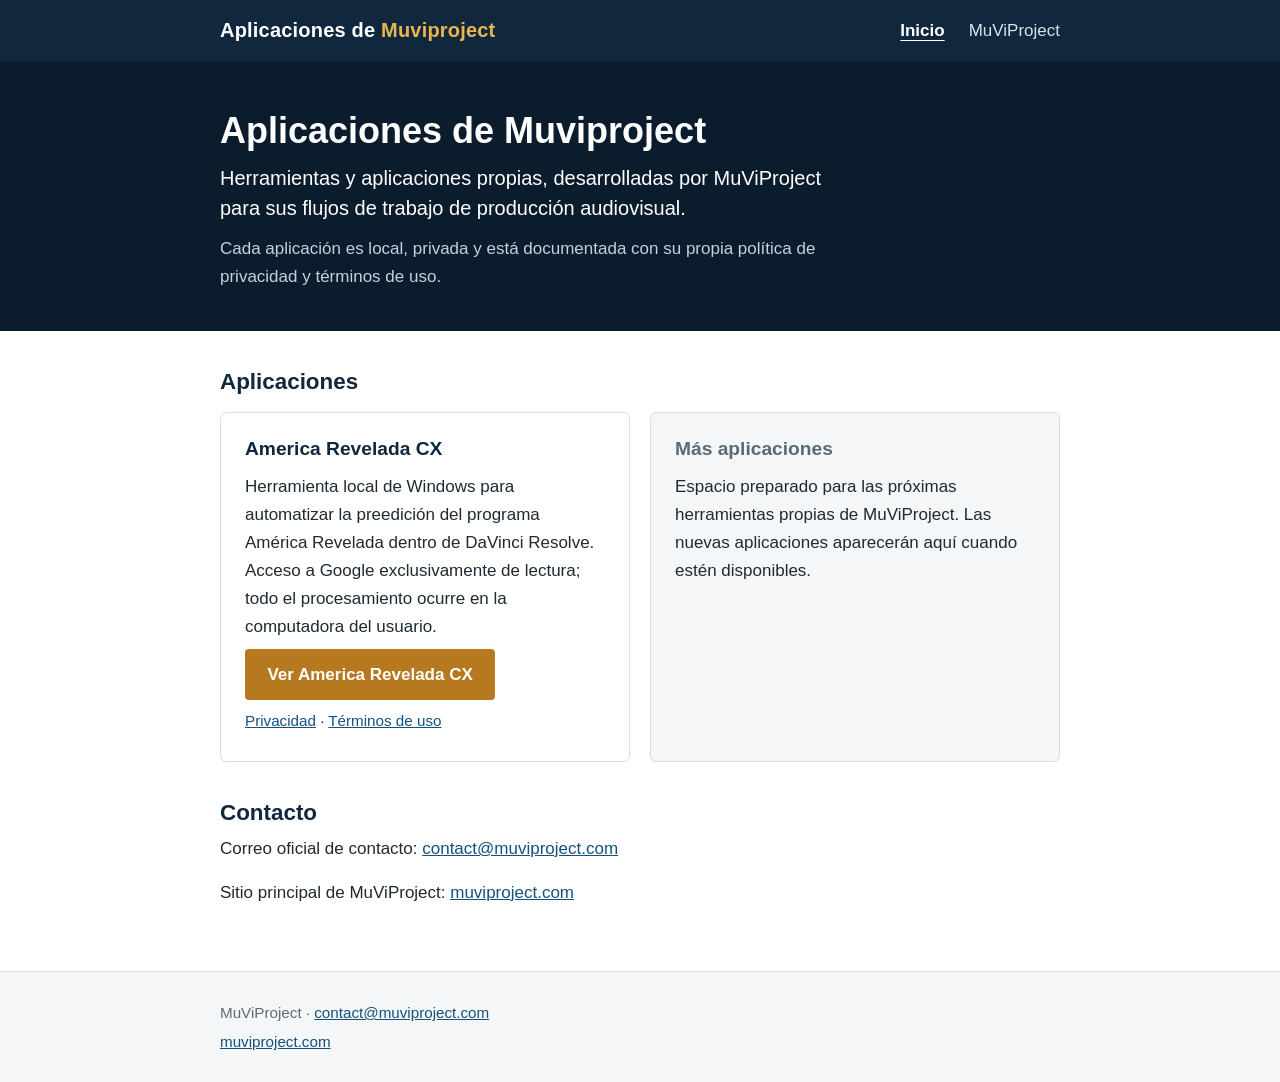
<file: index.html>
<!DOCTYPE html>
<html lang="es">
<head>
<meta charset="utf-8">
<meta name="viewport" content="width=device-width, initial-scale=1">
<title>Aplicaciones de Muviproject</title>
<meta name="description" content="Portal de herramientas y aplicaciones propias desarrolladas por Muviproject para sus flujos de trabajo de producción audiovisual.">
<link rel="canonical" href="https://apps.muviproject.com/">
<link rel="stylesheet" href="/style.css">
</head>
<body>
<a class="skip" href="#contenido">Saltar al contenido</a>
<header class="site-header">
  <div class="wrap">
    <p class="brand"><a href="/">Aplicaciones de <span>Muviproject</span></a></p>
    <nav aria-label="Navegación principal">
      <ul>
        <li><a href="/" aria-current="page">Inicio</a></li>
        <li><a href="https://muviproject.com/">MuViProject</a></li>
      </ul>
    </nav>
  </div>
</header>

<main id="contenido">
  <section class="hero">
    <div class="wrap">
      <h1>Aplicaciones de Muviproject</h1>
      <p class="lead">Herramientas y aplicaciones propias, desarrolladas por MuViProject para sus flujos de trabajo de producción audiovisual.</p>
      <p class="lead-sub">Cada aplicación es local, privada y está documentada con su propia política de privacidad y términos de uso.</p>
    </div>
  </section>

  <section class="wrap">
    <h2>Aplicaciones</h2>
    <div class="apps-grid">
      <article class="app-card">
        <h3><a href="/america-revelada-cx/">America Revelada CX</a></h3>
        <p>Herramienta local de Windows para automatizar la preedición del programa América Revelada dentro de DaVinci Resolve. Acceso a Google exclusivamente de lectura; todo el procesamiento ocurre en la computadora del usuario.</p>
        <p><a class="button" href="/america-revelada-cx/">Ver America Revelada CX</a></p>
        <p class="app-links"><a href="/america-revelada-cx/privacidad/">Privacidad</a> · <a href="/america-revelada-cx/terminos/">Términos de uso</a></p>
      </article>
      <article class="app-card app-card--soon">
        <h3>Más aplicaciones</h3>
        <p>Espacio preparado para las próximas herramientas propias de MuViProject. Las nuevas aplicaciones aparecerán aquí cuando estén disponibles.</p>
      </article>
    </div>
  </section>

  <section class="wrap">
    <h2>Contacto</h2>
    <p>Correo oficial de contacto: <a href="mailto:contact@muviproject.com">contact@muviproject.com</a></p>
    <p>Sitio principal de MuViProject: <a href="https://muviproject.com/">muviproject.com</a></p>
  </section>
</main>

<footer class="site-footer">
  <div class="wrap">
    <p>MuViProject · <a href="mailto:contact@muviproject.com">contact@muviproject.com</a></p>
    <p><a href="https://muviproject.com/">muviproject.com</a></p>
  </div>
</footer>
</body>
</html>
</file>
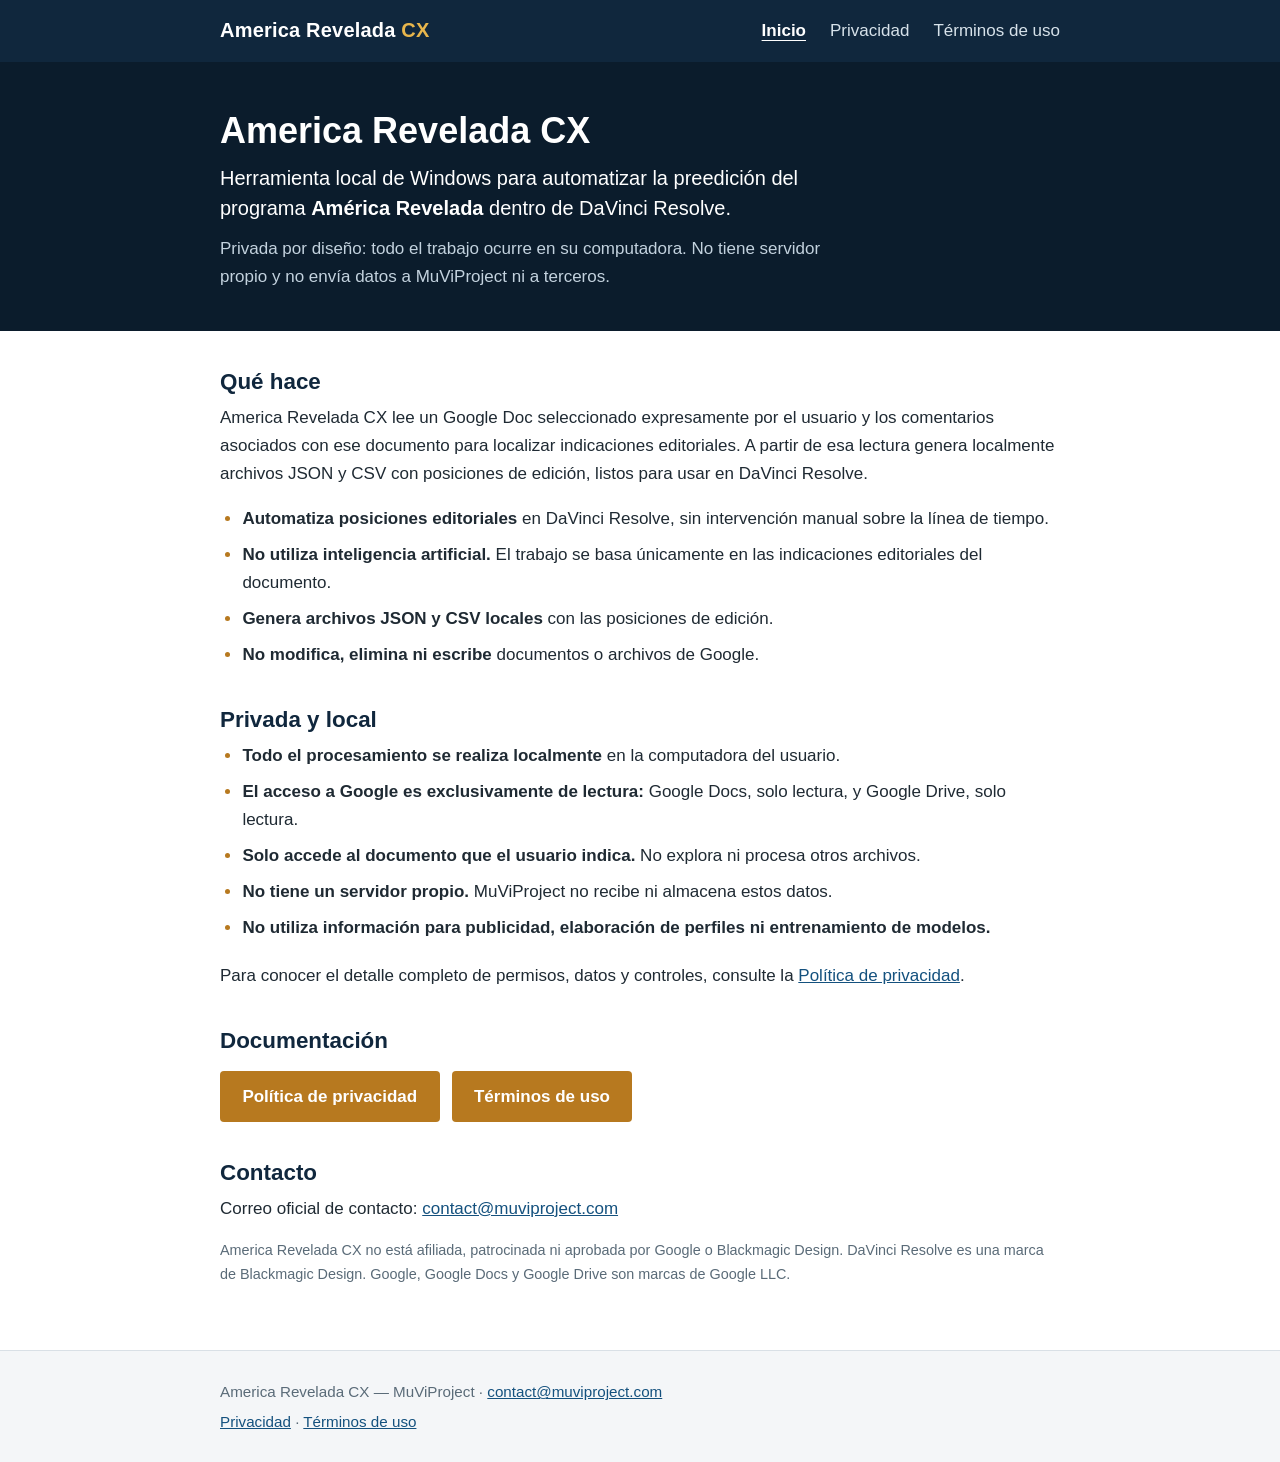
<file: america-revelada-cx/index.html>
<!DOCTYPE html>
<html lang="es">
<head>
<meta charset="utf-8">
<meta name="viewport" content="width=device-width, initial-scale=1">
<title>America Revelada CX — Herramienta local de preedición para DaVinci Resolve</title>
<meta name="description" content="America Revelada CX es una herramienta local de Windows que automatiza la preedición del programa América Revelada dentro de DaVinci Resolve. Acceso a Google exclusivamente de lectura.">
<link rel="canonical" href="https://apps.muviproject.com/america-revelada-cx/">
<link rel="stylesheet" href="/style.css">
</head>
<body>
<a class="skip" href="#contenido">Saltar al contenido</a>
<header class="site-header">
  <div class="wrap">
    <p class="brand"><a href="/america-revelada-cx/">America Revelada <span>CX</span></a></p>
    <nav aria-label="Navegación principal">
      <ul>
        <li><a href="/america-revelada-cx/" aria-current="page">Inicio</a></li>
        <li><a href="/america-revelada-cx/privacidad/">Privacidad</a></li>
        <li><a href="/america-revelada-cx/terminos/">Términos de uso</a></li>
      </ul>
    </nav>
  </div>
</header>

<main id="contenido">
  <section class="hero">
    <div class="wrap">
      <h1>America Revelada CX</h1>
      <p class="lead">Herramienta local de Windows para automatizar la preedición del programa <strong>América Revelada</strong> dentro de DaVinci Resolve.</p>
      <p class="lead-sub">Privada por diseño: todo el trabajo ocurre en su computadora. No tiene servidor propio y no envía datos a MuViProject ni a terceros.</p>
    </div>
  </section>

  <section class="wrap">
    <h2>Qué hace</h2>
    <p>America Revelada CX lee un Google Doc seleccionado expresamente por el usuario y los comentarios asociados con ese documento para localizar indicaciones editoriales. A partir de esa lectura genera localmente archivos JSON y CSV con posiciones de edición, listos para usar en DaVinci Resolve.</p>
    <ul class="features">
      <li><strong>Automatiza posiciones editoriales</strong> en DaVinci Resolve, sin intervención manual sobre la línea de tiempo.</li>
      <li><strong>No utiliza inteligencia artificial.</strong> El trabajo se basa únicamente en las indicaciones editoriales del documento.</li>
      <li><strong>Genera archivos JSON y CSV locales</strong> con las posiciones de edición.</li>
      <li><strong>No modifica, elimina ni escribe</strong> documentos o archivos de Google.</li>
    </ul>
  </section>

  <section class="wrap">
    <h2>Privada y local</h2>
    <ul class="features">
      <li><strong>Todo el procesamiento se realiza localmente</strong> en la computadora del usuario.</li>
      <li><strong>El acceso a Google es exclusivamente de lectura:</strong> Google Docs, solo lectura, y Google Drive, solo lectura.</li>
      <li><strong>Solo accede al documento que el usuario indica.</strong> No explora ni procesa otros archivos.</li>
      <li><strong>No tiene un servidor propio.</strong> MuViProject no recibe ni almacena estos datos.</li>
      <li><strong>No utiliza información para publicidad, elaboración de perfiles ni entrenamiento de modelos.</strong></li>
    </ul>
    <p>Para conocer el detalle completo de permisos, datos y controles, consulte la <a href="/america-revelada-cx/privacidad/">Política de privacidad</a>.</p>
  </section>

  <section class="wrap">
    <h2>Documentación</h2>
    <p class="doc-links">
      <a class="button" href="/america-revelada-cx/privacidad/">Política de privacidad</a>
      <a class="button" href="/america-revelada-cx/terminos/">Términos de uso</a>
    </p>
  </section>

  <section class="wrap">
    <h2>Contacto</h2>
    <p>Correo oficial de contacto: <a href="mailto:contact@muviproject.com">contact@muviproject.com</a></p>
    <p class="disclaimer">America Revelada CX no está afiliada, patrocinada ni aprobada por Google o Blackmagic Design. DaVinci Resolve es una marca de Blackmagic Design. Google, Google Docs y Google Drive son marcas de Google LLC.</p>
  </section>
</main>

<footer class="site-footer">
  <div class="wrap">
    <p>America Revelada CX — MuViProject · <a href="mailto:contact@muviproject.com">contact@muviproject.com</a></p>
    <p><a href="/america-revelada-cx/privacidad/">Privacidad</a> · <a href="/america-revelada-cx/terminos/">Términos de uso</a></p>
  </div>
</footer>
</body>
</html>
</file>
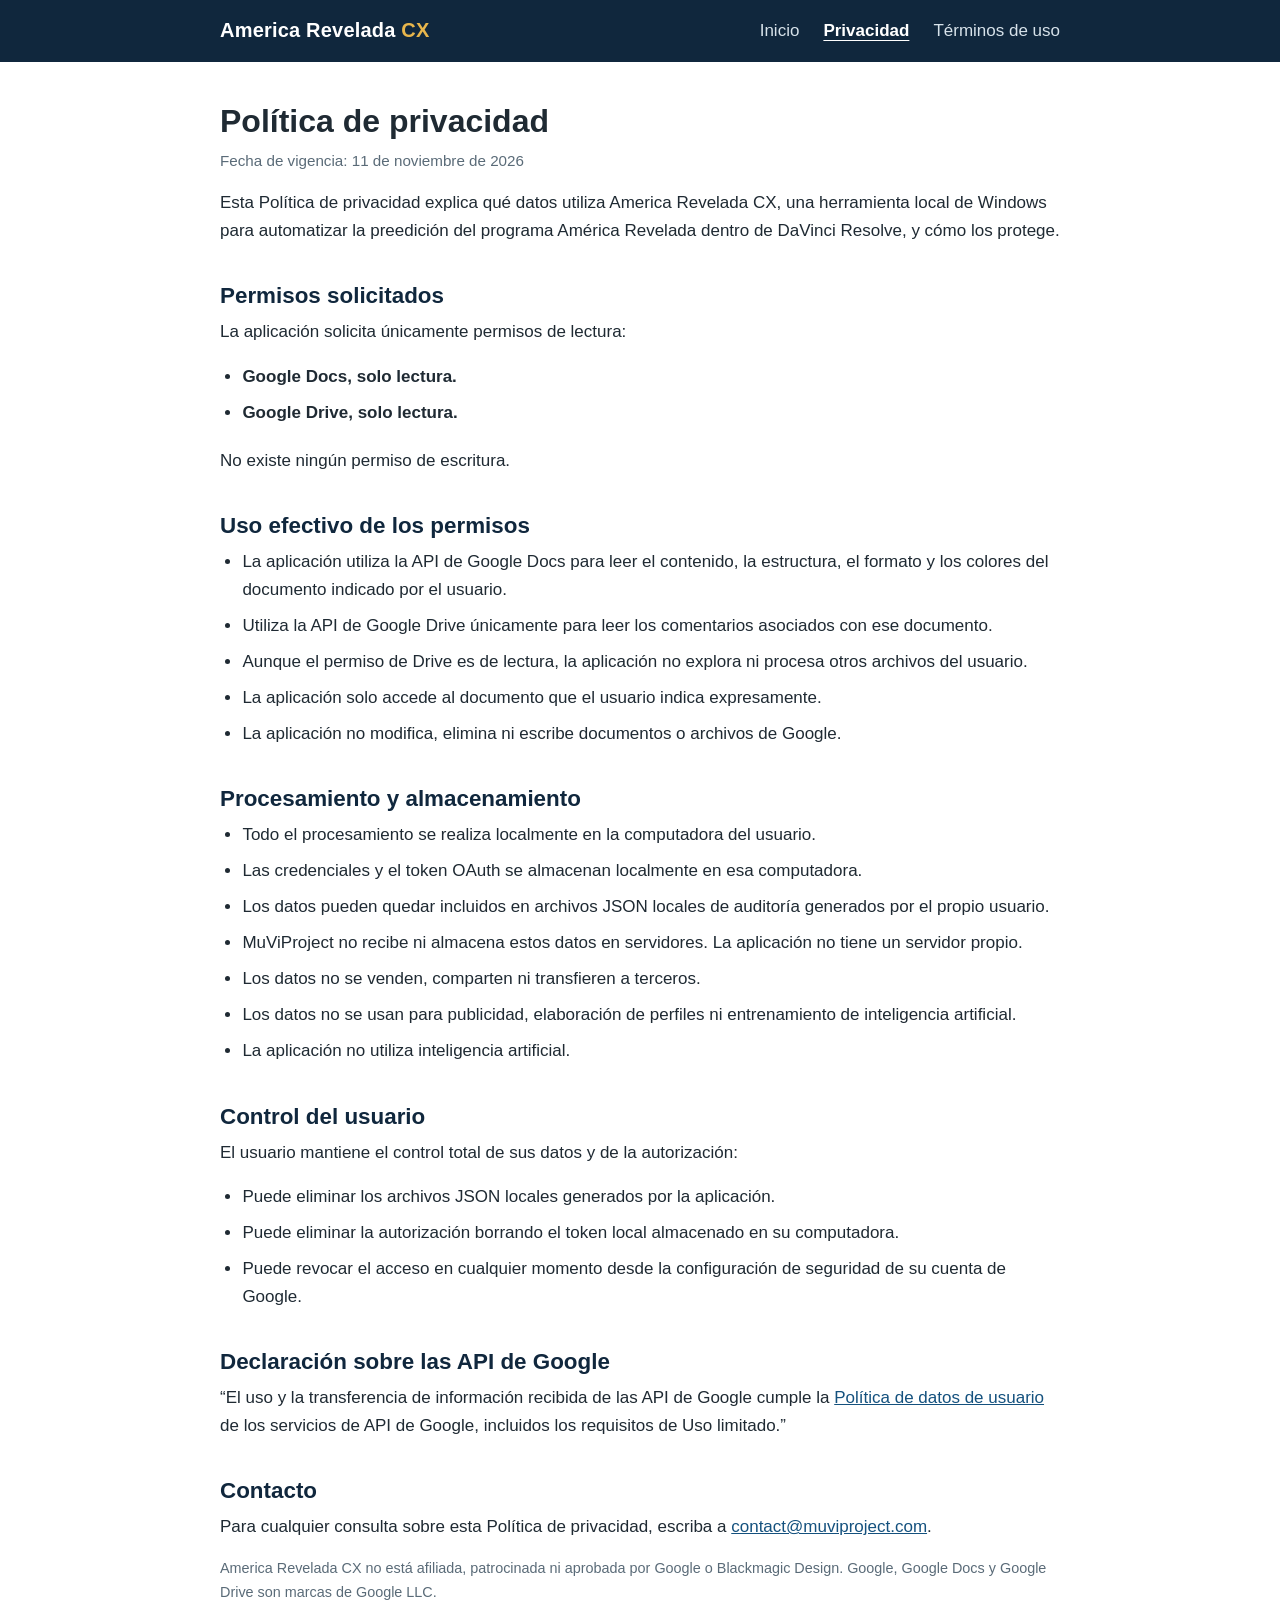
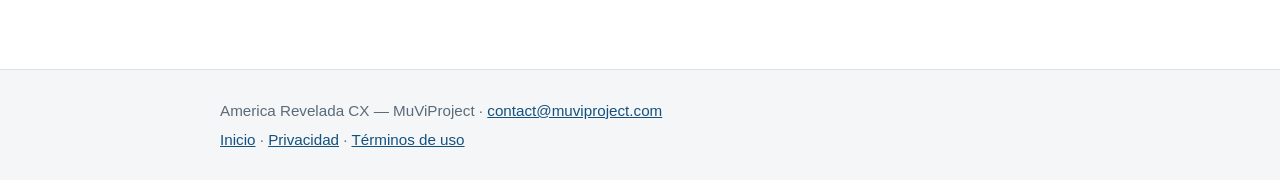
<file: privacidad/index.html>
<!DOCTYPE html>
<html lang="es">
<head>
<meta charset="utf-8">
<meta name="viewport" content="width=device-width, initial-scale=1">
<title>Política de privacidad — America Revelada CX</title>
<meta name="description" content="Política de privacidad de America Revelada CX: permisos de solo lectura de Google Docs y Google Drive, procesamiento local y control del usuario.">
<link rel="stylesheet" href="/style.css">
</head>
<body>
<a class="skip" href="#contenido">Saltar al contenido</a>
<header class="site-header">
  <div class="wrap">
    <p class="brand"><a href="/">America Revelada <span>CX</span></a></p>
    <nav aria-label="Navegación principal">
      <ul>
        <li><a href="/">Inicio</a></li>
        <li><a href="/privacidad/" aria-current="page">Privacidad</a></li>
        <li><a href="/terminos/">Términos de uso</a></li>
      </ul>
    </nav>
  </div>
</header>

<main id="contenido">
  <div class="wrap">
    <h1>Política de privacidad</h1>
    <p class="meta">Fecha de vigencia: 11 de noviembre de 2026</p>
    <p>Esta Política de privacidad explica qué datos utiliza America Revelada CX, una herramienta local de Windows para automatizar la preedición del programa América Revelada dentro de DaVinci Resolve, y cómo los protege.</p>

    <h2>Permisos solicitados</h2>
    <p>La aplicación solicita únicamente permisos de lectura:</p>
    <ul>
      <li><strong>Google Docs, solo lectura.</strong></li>
      <li><strong>Google Drive, solo lectura.</strong></li>
    </ul>
    <p>No existe ningún permiso de escritura.</p>

    <h2>Uso efectivo de los permisos</h2>
    <ul>
      <li>La aplicación utiliza la API de Google Docs para leer el contenido, la estructura, el formato y los colores del documento indicado por el usuario.</li>
      <li>Utiliza la API de Google Drive únicamente para leer los comentarios asociados con ese documento.</li>
      <li>Aunque el permiso de Drive es de lectura, la aplicación no explora ni procesa otros archivos del usuario.</li>
      <li>La aplicación solo accede al documento que el usuario indica expresamente.</li>
      <li>La aplicación no modifica, elimina ni escribe documentos o archivos de Google.</li>
    </ul>

    <h2>Procesamiento y almacenamiento</h2>
    <ul>
      <li>Todo el procesamiento se realiza localmente en la computadora del usuario.</li>
      <li>Las credenciales y el token OAuth se almacenan localmente en esa computadora.</li>
      <li>Los datos pueden quedar incluidos en archivos JSON locales de auditoría generados por el propio usuario.</li>
      <li>MuViProject no recibe ni almacena estos datos en servidores. La aplicación no tiene un servidor propio.</li>
      <li>Los datos no se venden, comparten ni transfieren a terceros.</li>
      <li>Los datos no se usan para publicidad, elaboración de perfiles ni entrenamiento de inteligencia artificial.</li>
      <li>La aplicación no utiliza inteligencia artificial.</li>
    </ul>

    <h2>Control del usuario</h2>
    <p>El usuario mantiene el control total de sus datos y de la autorización:</p>
    <ul>
      <li>Puede eliminar los archivos JSON locales generados por la aplicación.</li>
      <li>Puede eliminar la autorización borrando el token local almacenado en su computadora.</li>
      <li>Puede revocar el acceso en cualquier momento desde la configuración de seguridad de su cuenta de Google.</li>
    </ul>

    <h2>Declaración sobre las API de Google</h2>
    <p>“El uso y la transferencia de información recibida de las API de Google cumple la <a href="https://developers.google.com/terms/api-services-user-data-policy">Política de datos de usuario</a> de los servicios de API de Google, incluidos los requisitos de Uso limitado.”</p>

    <h2>Contacto</h2>
    <p>Para cualquier consulta sobre esta Política de privacidad, escriba a <a href="mailto:contact@muviproject.com">contact@muviproject.com</a>.</p>
    <p class="disclaimer">America Revelada CX no está afiliada, patrocinada ni aprobada por Google o Blackmagic Design. Google, Google Docs y Google Drive son marcas de Google LLC.</p>
  </div>
</main>

<footer class="site-footer">
  <div class="wrap">
    <p>America Revelada CX — MuViProject · <a href="mailto:contact@muviproject.com">contact@muviproject.com</a></p>
    <p><a href="/">Inicio</a> · <a href="/privacidad/">Privacidad</a> · <a href="/terminos/">Términos de uso</a></p>
  </div>
</footer>
</body>
</html>
</file>
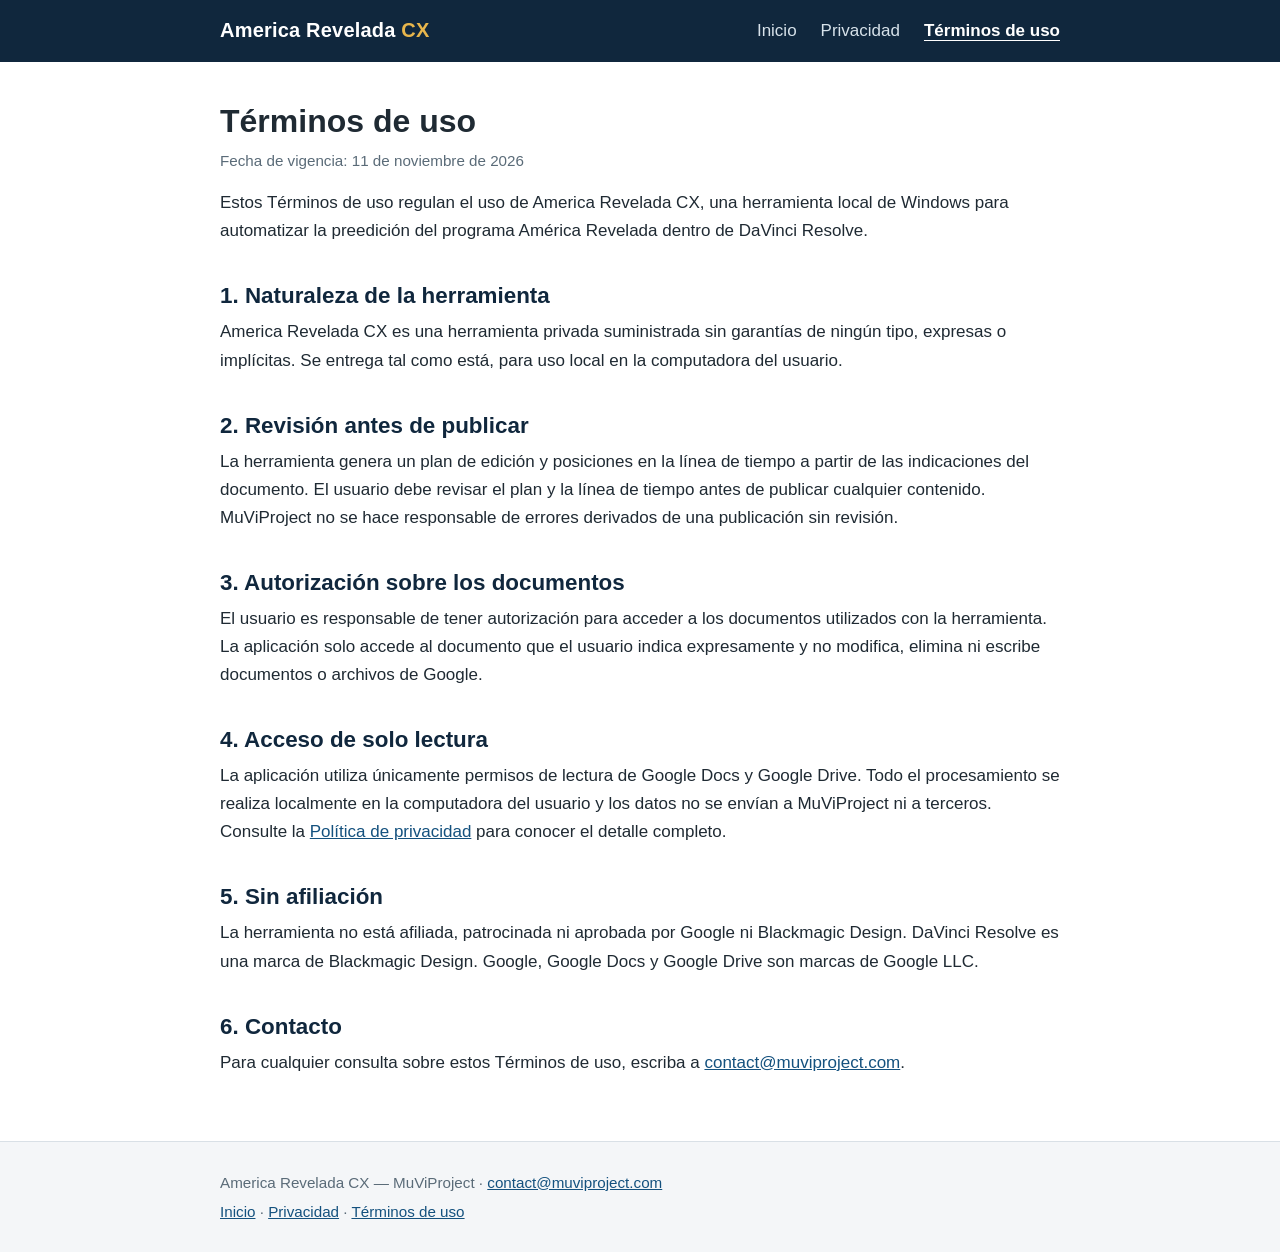
<file: terminos/index.html>
<!DOCTYPE html>
<html lang="es">
<head>
<meta charset="utf-8">
<meta name="viewport" content="width=device-width, initial-scale=1">
<title>Términos de uso — America Revelada CX</title>
<meta name="description" content="Términos de uso de America Revelada CX, herramienta local de Windows para la preedición de América Revelada en DaVinci Resolve.">
<link rel="stylesheet" href="/style.css">
</head>
<body>
<a class="skip" href="#contenido">Saltar al contenido</a>
<header class="site-header">
  <div class="wrap">
    <p class="brand"><a href="/">America Revelada <span>CX</span></a></p>
    <nav aria-label="Navegación principal">
      <ul>
        <li><a href="/">Inicio</a></li>
        <li><a href="/privacidad/">Privacidad</a></li>
        <li><a href="/terminos/" aria-current="page">Términos de uso</a></li>
      </ul>
    </nav>
  </div>
</header>

<main id="contenido">
  <div class="wrap">
    <h1>Términos de uso</h1>
    <p class="meta">Fecha de vigencia: 11 de noviembre de 2026</p>
    <p>Estos Términos de uso regulan el uso de America Revelada CX, una herramienta local de Windows para automatizar la preedición del programa América Revelada dentro de DaVinci Resolve.</p>

    <h2>1. Naturaleza de la herramienta</h2>
    <p>America Revelada CX es una herramienta privada suministrada sin garantías de ningún tipo, expresas o implícitas. Se entrega tal como está, para uso local en la computadora del usuario.</p>

    <h2>2. Revisión antes de publicar</h2>
    <p>La herramienta genera un plan de edición y posiciones en la línea de tiempo a partir de las indicaciones del documento. El usuario debe revisar el plan y la línea de tiempo antes de publicar cualquier contenido. MuViProject no se hace responsable de errores derivados de una publicación sin revisión.</p>

    <h2>3. Autorización sobre los documentos</h2>
    <p>El usuario es responsable de tener autorización para acceder a los documentos utilizados con la herramienta. La aplicación solo accede al documento que el usuario indica expresamente y no modifica, elimina ni escribe documentos o archivos de Google.</p>

    <h2>4. Acceso de solo lectura</h2>
    <p>La aplicación utiliza únicamente permisos de lectura de Google Docs y Google Drive. Todo el procesamiento se realiza localmente en la computadora del usuario y los datos no se envían a MuViProject ni a terceros. Consulte la <a href="/privacidad/">Política de privacidad</a> para conocer el detalle completo.</p>

    <h2>5. Sin afiliación</h2>
    <p>La herramienta no está afiliada, patrocinada ni aprobada por Google ni Blackmagic Design. DaVinci Resolve es una marca de Blackmagic Design. Google, Google Docs y Google Drive son marcas de Google LLC.</p>

    <h2>6. Contacto</h2>
    <p>Para cualquier consulta sobre estos Términos de uso, escriba a <a href="mailto:contact@muviproject.com">contact@muviproject.com</a>.</p>
  </div>
</main>

<footer class="site-footer">
  <div class="wrap">
    <p>America Revelada CX — MuViProject · <a href="mailto:contact@muviproject.com">contact@muviproject.com</a></p>
    <p><a href="/">Inicio</a> · <a href="/privacidad/">Privacidad</a> · <a href="/terminos/">Términos de uso</a></p>
  </div>
</footer>
</body>
</html>
</file>
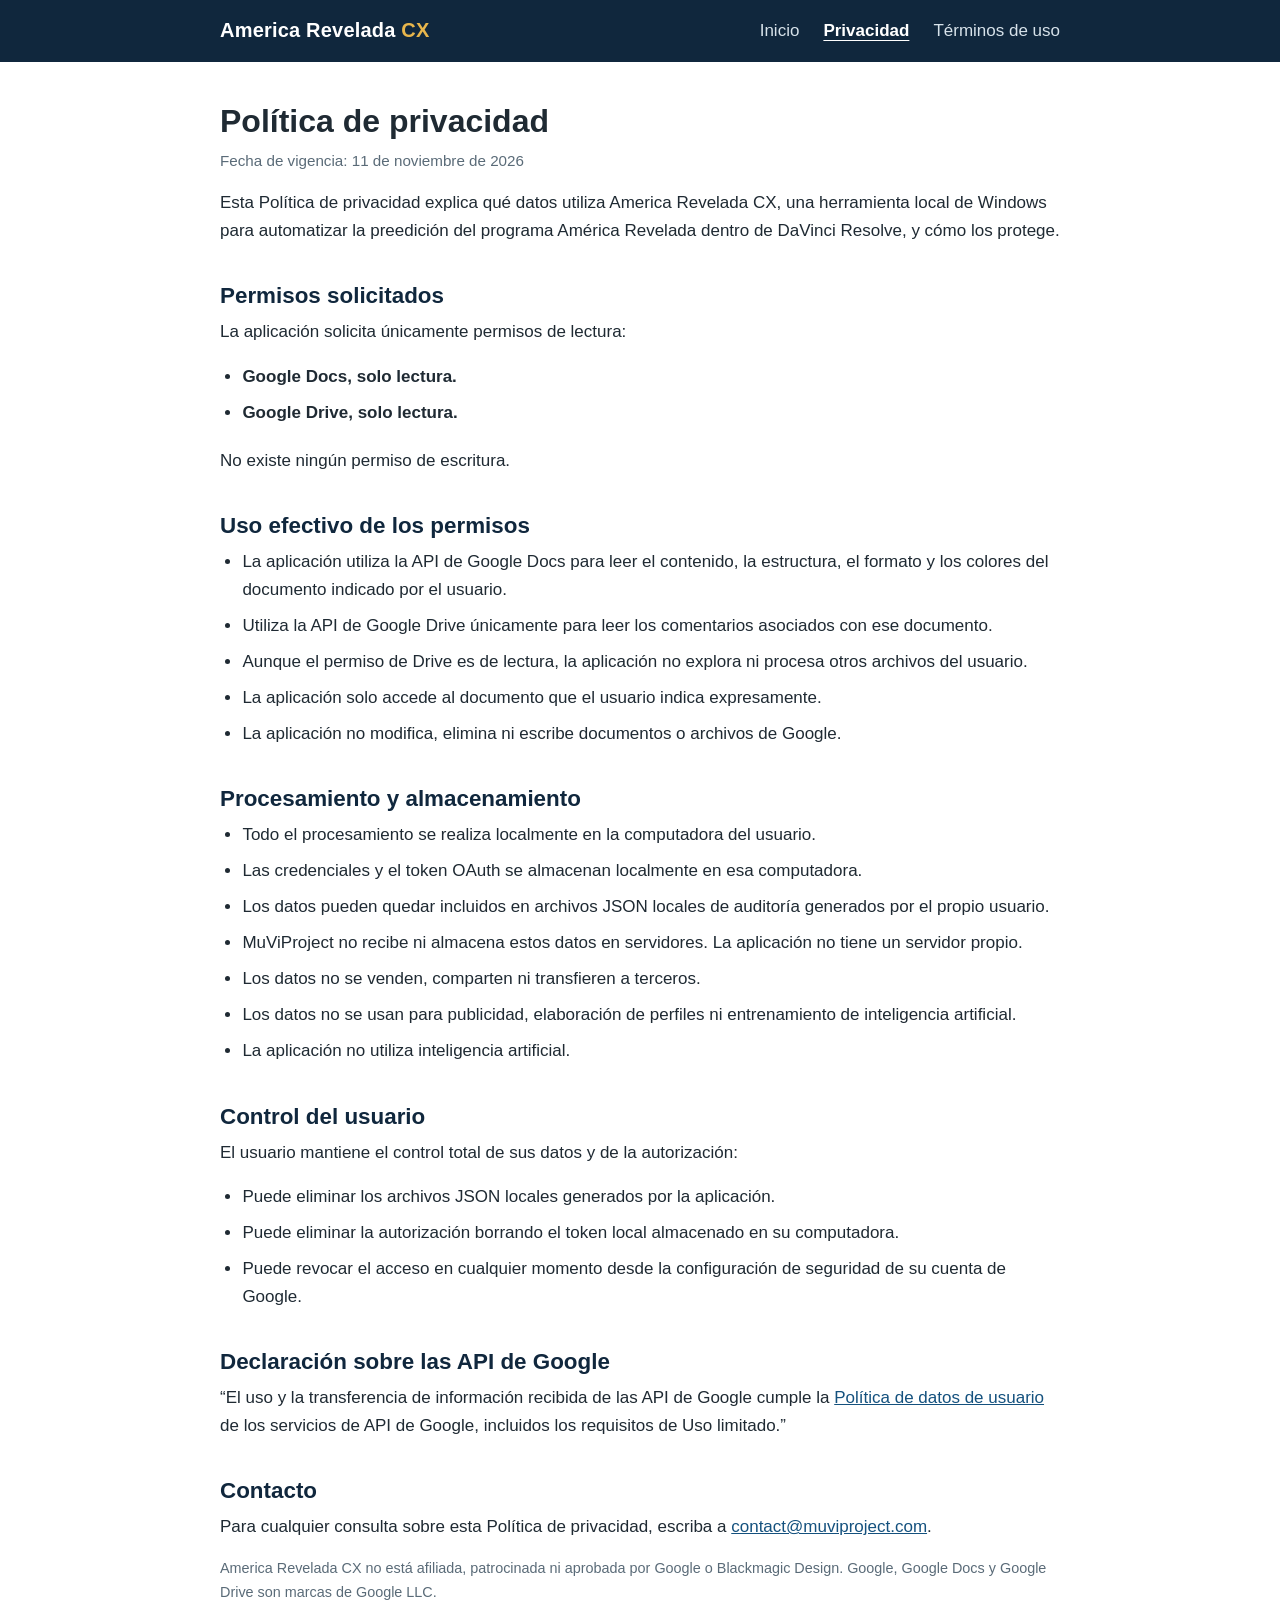
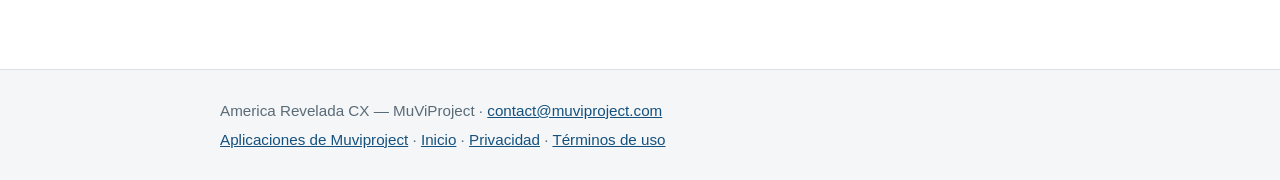
<file: america-revelada-cx/privacidad/index.html>
<!DOCTYPE html>
<html lang="es">
<head>
<meta charset="utf-8">
<meta name="viewport" content="width=device-width, initial-scale=1">
<title>Política de privacidad — America Revelada CX</title>
<meta name="description" content="Política de privacidad de America Revelada CX: permisos de solo lectura de Google Docs y Google Drive, procesamiento local y control del usuario.">
<link rel="canonical" href="https://apps.muviproject.com/america-revelada-cx/privacidad/">
<link rel="stylesheet" href="/style.css">
</head>
<body>
<a class="skip" href="#contenido">Saltar al contenido</a>
<header class="site-header">
  <div class="wrap">
    <p class="brand"><a href="/america-revelada-cx/">America Revelada <span>CX</span></a></p>
    <nav aria-label="Navegación principal">
      <ul>
        <li><a href="/america-revelada-cx/">Inicio</a></li>
        <li><a href="/america-revelada-cx/privacidad/" aria-current="page">Privacidad</a></li>
        <li><a href="/america-revelada-cx/terminos/">Términos de uso</a></li>
      </ul>
    </nav>
  </div>
</header>

<main id="contenido">
  <div class="wrap">
    <h1>Política de privacidad</h1>
    <p class="meta">Fecha de vigencia: 11 de noviembre de 2026</p>
    <p>Esta Política de privacidad explica qué datos utiliza America Revelada CX, una herramienta local de Windows para automatizar la preedición del programa América Revelada dentro de DaVinci Resolve, y cómo los protege.</p>

    <h2>Permisos solicitados</h2>
    <p>La aplicación solicita únicamente permisos de lectura:</p>
    <ul>
      <li><strong>Google Docs, solo lectura.</strong></li>
      <li><strong>Google Drive, solo lectura.</strong></li>
    </ul>
    <p>No existe ningún permiso de escritura.</p>

    <h2>Uso efectivo de los permisos</h2>
    <ul>
      <li>La aplicación utiliza la API de Google Docs para leer el contenido, la estructura, el formato y los colores del documento indicado por el usuario.</li>
      <li>Utiliza la API de Google Drive únicamente para leer los comentarios asociados con ese documento.</li>
      <li>Aunque el permiso de Drive es de lectura, la aplicación no explora ni procesa otros archivos del usuario.</li>
      <li>La aplicación solo accede al documento que el usuario indica expresamente.</li>
      <li>La aplicación no modifica, elimina ni escribe documentos o archivos de Google.</li>
    </ul>

    <h2>Procesamiento y almacenamiento</h2>
    <ul>
      <li>Todo el procesamiento se realiza localmente en la computadora del usuario.</li>
      <li>Las credenciales y el token OAuth se almacenan localmente en esa computadora.</li>
      <li>Los datos pueden quedar incluidos en archivos JSON locales de auditoría generados por el propio usuario.</li>
      <li>MuViProject no recibe ni almacena estos datos en servidores. La aplicación no tiene un servidor propio.</li>
      <li>Los datos no se venden, comparten ni transfieren a terceros.</li>
      <li>Los datos no se usan para publicidad, elaboración de perfiles ni entrenamiento de inteligencia artificial.</li>
      <li>La aplicación no utiliza inteligencia artificial.</li>
    </ul>

    <h2>Control del usuario</h2>
    <p>El usuario mantiene el control total de sus datos y de la autorización:</p>
    <ul>
      <li>Puede eliminar los archivos JSON locales generados por la aplicación.</li>
      <li>Puede eliminar la autorización borrando el token local almacenado en su computadora.</li>
      <li>Puede revocar el acceso en cualquier momento desde la configuración de seguridad de su cuenta de Google.</li>
    </ul>

    <h2>Declaración sobre las API de Google</h2>
    <p>“El uso y la transferencia de información recibida de las API de Google cumple la <a href="https://developers.google.com/terms/api-services-user-data-policy">Política de datos de usuario</a> de los servicios de API de Google, incluidos los requisitos de Uso limitado.”</p>

    <h2>Contacto</h2>
    <p>Para cualquier consulta sobre esta Política de privacidad, escriba a <a href="mailto:contact@muviproject.com">contact@muviproject.com</a>.</p>
    <p class="disclaimer">America Revelada CX no está afiliada, patrocinada ni aprobada por Google o Blackmagic Design. Google, Google Docs y Google Drive son marcas de Google LLC.</p>
  </div>
</main>

<footer class="site-footer">
  <div class="wrap">
    <p>America Revelada CX — MuViProject · <a href="mailto:contact@muviproject.com">contact@muviproject.com</a></p>
    <p><a href="/">Aplicaciones de Muviproject</a> · <a href="/america-revelada-cx/">Inicio</a> · <a href="/america-revelada-cx/privacidad/">Privacidad</a> · <a href="/america-revelada-cx/terminos/">Términos de uso</a></p>
  </div>
</footer>
</body>
</html>
</file>
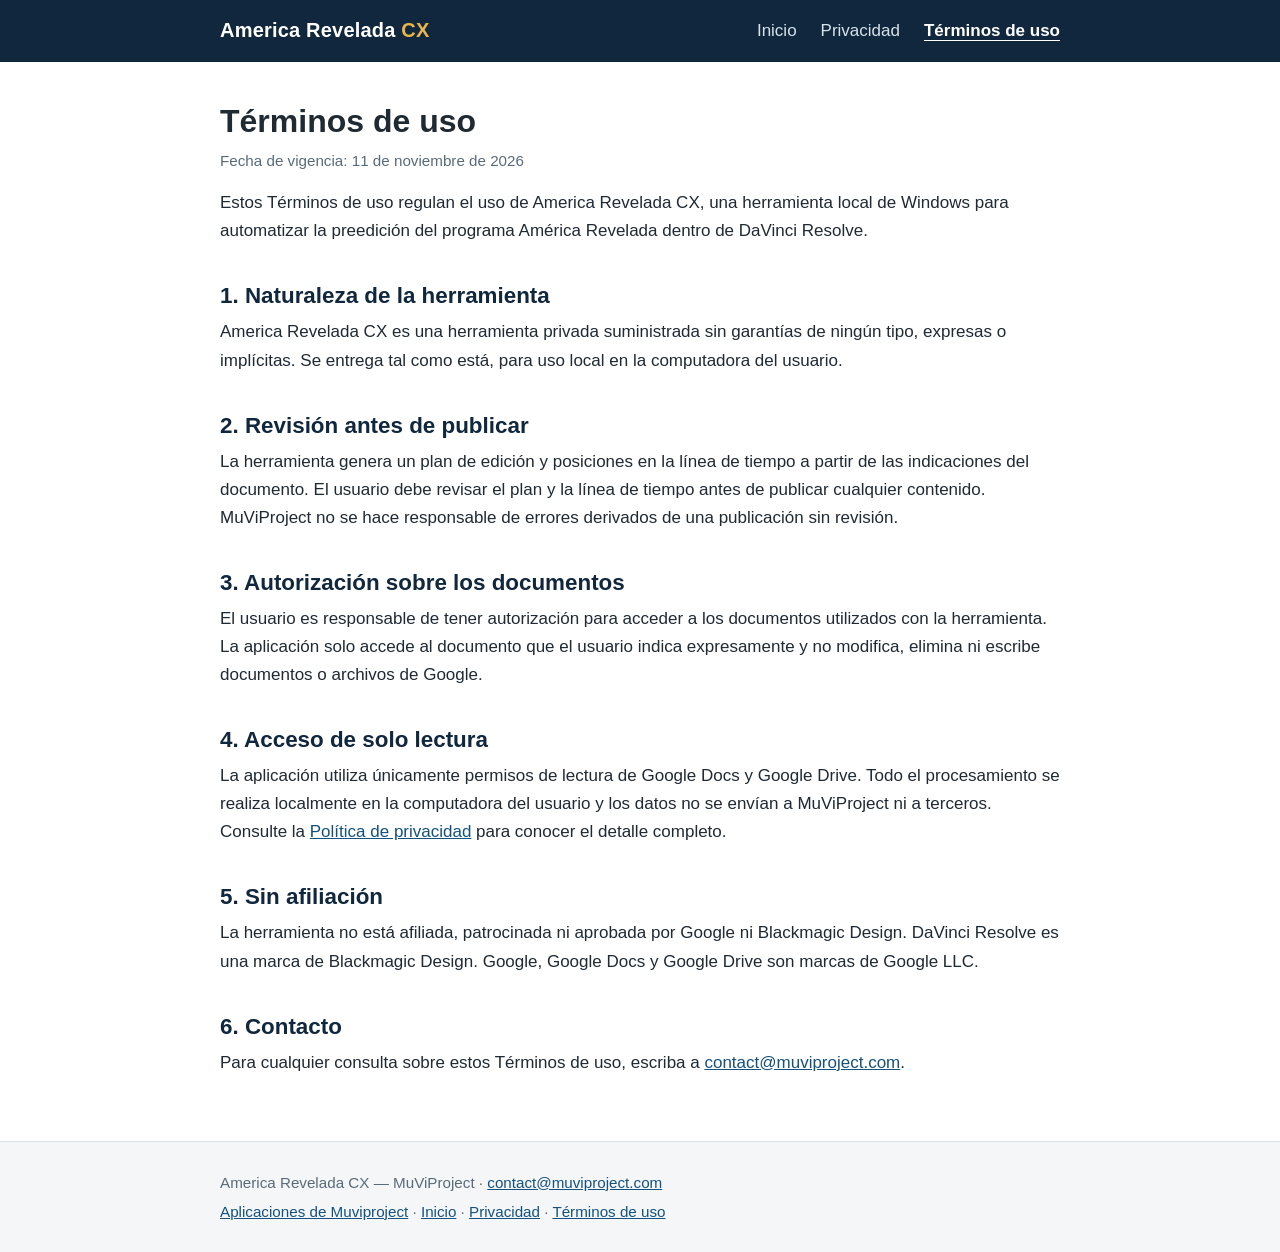
<file: america-revelada-cx/terminos/index.html>
<!DOCTYPE html>
<html lang="es">
<head>
<meta charset="utf-8">
<meta name="viewport" content="width=device-width, initial-scale=1">
<title>Términos de uso — America Revelada CX</title>
<meta name="description" content="Términos de uso de America Revelada CX, herramienta local de Windows para la preedición de América Revelada en DaVinci Resolve.">
<link rel="canonical" href="https://apps.muviproject.com/america-revelada-cx/terminos/">
<link rel="stylesheet" href="/style.css">
</head>
<body>
<a class="skip" href="#contenido">Saltar al contenido</a>
<header class="site-header">
  <div class="wrap">
    <p class="brand"><a href="/america-revelada-cx/">America Revelada <span>CX</span></a></p>
    <nav aria-label="Navegación principal">
      <ul>
        <li><a href="/america-revelada-cx/">Inicio</a></li>
        <li><a href="/america-revelada-cx/privacidad/">Privacidad</a></li>
        <li><a href="/america-revelada-cx/terminos/" aria-current="page">Términos de uso</a></li>
      </ul>
    </nav>
  </div>
</header>

<main id="contenido">
  <div class="wrap">
    <h1>Términos de uso</h1>
    <p class="meta">Fecha de vigencia: 11 de noviembre de 2026</p>
    <p>Estos Términos de uso regulan el uso de America Revelada CX, una herramienta local de Windows para automatizar la preedición del programa América Revelada dentro de DaVinci Resolve.</p>

    <h2>1. Naturaleza de la herramienta</h2>
    <p>America Revelada CX es una herramienta privada suministrada sin garantías de ningún tipo, expresas o implícitas. Se entrega tal como está, para uso local en la computadora del usuario.</p>

    <h2>2. Revisión antes de publicar</h2>
    <p>La herramienta genera un plan de edición y posiciones en la línea de tiempo a partir de las indicaciones del documento. El usuario debe revisar el plan y la línea de tiempo antes de publicar cualquier contenido. MuViProject no se hace responsable de errores derivados de una publicación sin revisión.</p>

    <h2>3. Autorización sobre los documentos</h2>
    <p>El usuario es responsable de tener autorización para acceder a los documentos utilizados con la herramienta. La aplicación solo accede al documento que el usuario indica expresamente y no modifica, elimina ni escribe documentos o archivos de Google.</p>

    <h2>4. Acceso de solo lectura</h2>
    <p>La aplicación utiliza únicamente permisos de lectura de Google Docs y Google Drive. Todo el procesamiento se realiza localmente en la computadora del usuario y los datos no se envían a MuViProject ni a terceros. Consulte la <a href="/america-revelada-cx/privacidad/">Política de privacidad</a> para conocer el detalle completo.</p>

    <h2>5. Sin afiliación</h2>
    <p>La herramienta no está afiliada, patrocinada ni aprobada por Google ni Blackmagic Design. DaVinci Resolve es una marca de Blackmagic Design. Google, Google Docs y Google Drive son marcas de Google LLC.</p>

    <h2>6. Contacto</h2>
    <p>Para cualquier consulta sobre estos Términos de uso, escriba a <a href="mailto:contact@muviproject.com">contact@muviproject.com</a>.</p>
  </div>
</main>

<footer class="site-footer">
  <div class="wrap">
    <p>America Revelada CX — MuViProject · <a href="mailto:contact@muviproject.com">contact@muviproject.com</a></p>
    <p><a href="/">Aplicaciones de Muviproject</a> · <a href="/america-revelada-cx/">Inicio</a> · <a href="/america-revelada-cx/privacidad/">Privacidad</a> · <a href="/america-revelada-cx/terminos/">Términos de uso</a></p>
  </div>
</footer>
</body>
</html>
</file>
<file: style.css>
/* America Revelada CX — estilos propios, sin dependencias externas */
:root {
  --navy: #10273d;
  --navy-dark: #0b1c2c;
  --accent: #b7791f;
  --accent-hover: #9c6618;
  --text: #1f2a33;
  --muted: #5a6b78;
  --bg: #ffffff;
  --bg-soft: #f4f6f8;
  --border: #d9e0e6;
  --link: #14517e;
}

* { box-sizing: border-box; }

body {
  margin: 0;
  font-family: -apple-system, BlinkMacSystemFont, "Segoe UI", Roboto, "Helvetica Neue", Arial, sans-serif;
  font-size: 1.0625rem;
  line-height: 1.65;
  color: var(--text);
  background: var(--bg);
}

a { color: var(--link); }
a:hover, a:focus { text-decoration-thickness: 2px; }
a:focus-visible { outline: 3px solid var(--accent); outline-offset: 2px; }

.skip {
  position: absolute;
  left: -9999px;
  top: 0;
  background: var(--navy);
  color: #fff;
  padding: 0.6rem 1rem;
  z-index: 10;
}
.skip:focus { left: 0.5rem; top: 0.5rem; color: #fff; }

.wrap { max-width: 880px; margin: 0 auto; padding: 0 1.25rem; }

.site-header { background: var(--navy); color: #fff; }
.site-header .wrap {
  display: flex;
  flex-wrap: wrap;
  align-items: center;
  justify-content: space-between;
  gap: 0.5rem 2rem;
  padding-top: 0.9rem;
  padding-bottom: 0.9rem;
}
.brand { margin: 0; font-size: 1.25rem; font-weight: 700; letter-spacing: 0.01em; }
.brand a { color: #fff; text-decoration: none; }
.brand span { color: #e8b64c; }
.site-header nav ul {
  margin: 0;
  padding: 0;
  list-style: none;
  display: flex;
  flex-wrap: wrap;
  gap: 0.25rem 1.5rem;
}
.site-header nav a { color: #d7e2ea; text-decoration: none; padding: 0.25rem 0; }
.site-header nav a:hover, .site-header nav a:focus { color: #fff; text-decoration: underline; }
.site-header nav a[aria-current="page"] { color: #fff; font-weight: 600; text-decoration: underline; text-underline-offset: 4px; }

.hero {
  background: var(--navy-dark);
  color: #fff;
  padding: 3rem 0 2.5rem;
}
.hero h1 { margin: 0 0 0.75rem; font-size: 2.25rem; line-height: 1.15; }
.hero .lead { font-size: 1.25rem; line-height: 1.5; margin: 0 0 0.75rem; max-width: 40rem; }
.hero .lead-sub { color: #c3d2de; margin: 0; max-width: 40rem; }

main { padding-bottom: 3rem; }
main h1 { font-size: 2rem; line-height: 1.2; margin: 2.5rem 0 0.5rem; }
main h2 { font-size: 1.4rem; line-height: 1.3; margin: 2.25rem 0 0.5rem; color: var(--navy); }
main p { margin: 0.5rem 0 1rem; }
main ul { margin: 0.5rem 0 1.25rem; padding-left: 1.4rem; }
main li { margin-bottom: 0.5rem; }
.meta { color: var(--muted); font-size: 0.95rem; }

.features li::marker { color: var(--accent); }
.doc-links { display: flex; flex-wrap: wrap; gap: 0.75rem; margin-top: 1rem; }
.button {
  display: inline-block;
  background: var(--accent);
  color: #fff;
  text-decoration: none;
  font-weight: 600;
  padding: 0.7rem 1.4rem;
  border-radius: 4px;
}
.button:hover, .button:focus { background: var(--accent-hover); color: #fff; }

.disclaimer { font-size: 0.9rem; color: var(--muted); }

.apps-grid {
  display: grid;
  grid-template-columns: repeat(auto-fit, minmax(280px, 1fr));
  gap: 1.25rem;
  margin: 1rem 0 1.5rem;
}
.app-card {
  border: 1px solid var(--border);
  border-radius: 6px;
  padding: 1.25rem 1.5rem;
  background: var(--bg);
}
.app-card h3 { margin: 0 0 0.5rem; font-size: 1.2rem; }
.app-card h3 a { color: var(--navy); text-decoration: none; }
.app-card h3 a:hover, .app-card h3 a:focus { text-decoration: underline; }
.app-card p { margin: 0.5rem 0; }
.app-card--soon { background: var(--bg-soft); }
.app-card--soon h3 { color: var(--muted); }
.app-links { font-size: 0.95rem; }

.site-footer {
  background: var(--bg-soft);
  border-top: 1px solid var(--border);
  padding: 1.5rem 0;
  font-size: 0.95rem;
  color: var(--muted);
}
.site-footer p { margin: 0.25rem 0; }

@media (max-width: 600px) {
  body { font-size: 1rem; }
  .hero { padding: 2rem 0 1.75rem; }
  .hero h1 { font-size: 1.75rem; }
  .hero .lead { font-size: 1.125rem; }
  main h1 { font-size: 1.6rem; }
}
</file>
